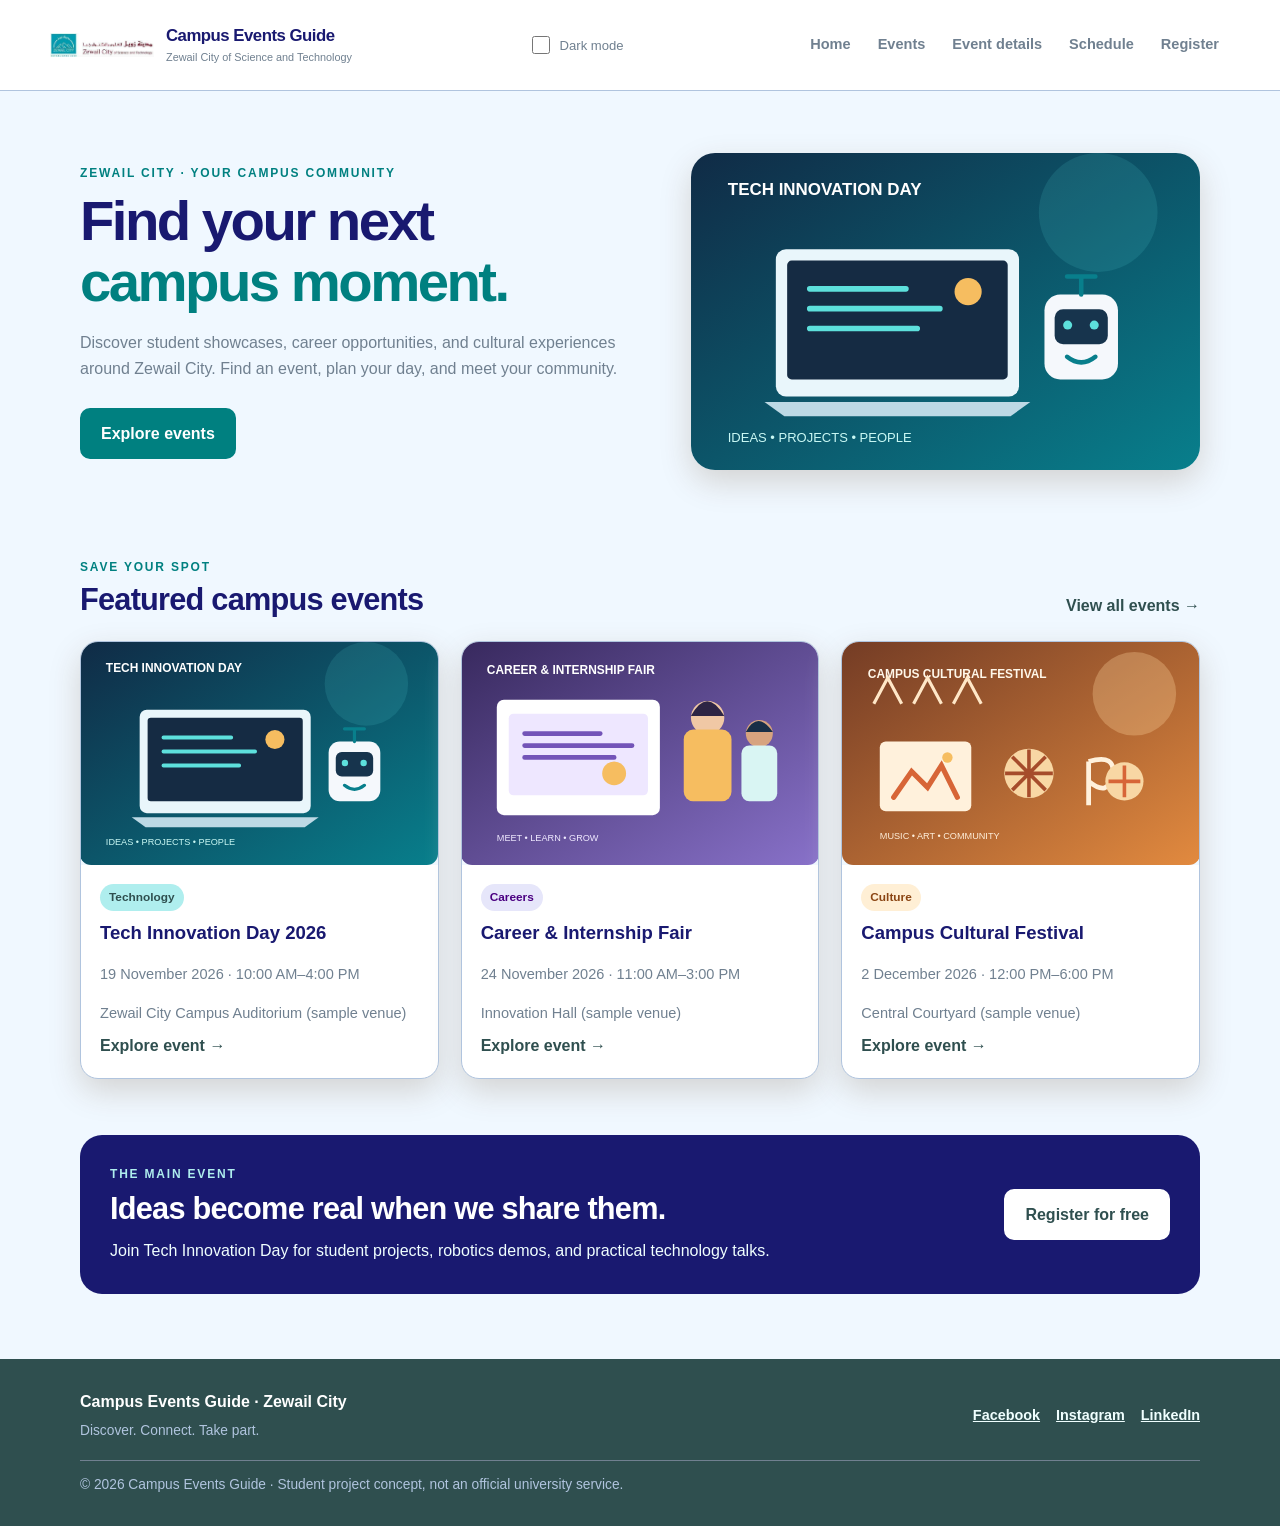
<file: index.html>
<!DOCTYPE html>
<html lang="en">
  <head>
    <meta charset="utf-8">
    <meta content="width=device-width, initial-scale=1" name="viewport">
    <meta content="Discover student events at Zewail City with Campus Events Guide." name="description">
    <title>Home | Campus Events Guide</title>
    <link href="style.css" rel="stylesheet">
  </head>
  <body>
    <header class="site-header">
      <div class="header-inner">
        <a aria-label="Campus Events Guide at Zewail City home" class="site-brand" href="index.html"><img alt="Zewail City of Science and Technology logo" class="site-logo" src="assets/zewail-city-logo.jpg"> <span class="brand-copy"><strong>Campus Events Guide</strong> <small>Zewail City of Science and Technology</small></span></a>
        <div class="theme-control">
          <input aria-label="Toggle dark mode" class="theme-toggle" id="theme-toggle" type="checkbox">
          <label for="theme-toggle">Dark mode</label>
        </div>
        <nav aria-label="Main navigation" class="main-nav">
          <a href="index.html">Home</a>
          <a href="events.html">Events</a>
          <a href="event-details.html">Event details</a>
          <a href="schedule.html">Schedule</a>
          <a href="registration.html">Register</a>
        </nav>
      </div>
    </header>
    <main>
      <section class="hero page-width">
        <div class="hero-copy">
          <p class="eyebrow">ZEWAIL CITY · YOUR CAMPUS COMMUNITY</p>
          <h1>Find your next <span>campus moment.</span></h1>
          <p>Discover student showcases, career opportunities, and cultural experiences around Zewail City. Find an event, plan your day, and meet your community.</p>
          <a class="button" href="events.html">Explore events</a>
        </div>
        <img alt="Illustration of a student technology showcase with a laptop and robot" class="hero-image" src="assets/tech-innovation.svg">
      </section>
      <section class="page-width section-space">
        <div class="section-heading">
          <div>
            <p class="eyebrow">SAVE YOUR SPOT</p>
            <h2>Featured campus events</h2>
          </div>
          <a class="text-link" href="events.html">View all events →</a>
        </div>
        <div class="event-grid">
          <article class="event-card">
            <img alt="Tech Innovation Day illustration with a laptop and robot" src="assets/tech-innovation.svg">
            <div class="card-body">
              <span class="tag">Technology</span>
              <h3>Tech Innovation Day 2026</h3>
              <p class="event-meta">19 November 2026 · 10:00 AM–4:00 PM</p>
              <p class="event-meta">Zewail City Campus Auditorium (sample venue)</p>
              <a class="text-link" href="event-details.html">Explore event →</a>
            </div>
          </article>
          <article class="event-card">
            <img alt="Students meeting employers at a career fair illustration" src="assets/career-fair.svg">
            <div class="card-body">
              <span class="tag tag-purple">Careers</span>
              <h3>Career & Internship Fair</h3>
              <p class="event-meta">24 November 2026 · 11:00 AM–3:00 PM</p>
              <p class="event-meta">Innovation Hall (sample venue)</p>
              <a class="text-link" href="events.html#career-fair">Explore event →</a>
            </div>
          </article>
          <article class="event-card">
            <img alt="Campus cultural festival with art and music illustration" src="assets/cultural-festival.svg">
            <div class="card-body">
              <span class="tag tag-orange">Culture</span>
              <h3>Campus Cultural Festival</h3>
              <p class="event-meta">2 December 2026 · 12:00 PM–6:00 PM</p>
              <p class="event-meta">Central Courtyard (sample venue)</p>
              <a class="text-link" href="events.html#cultural-festival">Explore event →</a>
            </div>
          </article>
        </div>
      </section>
      <section class="callout page-width">
        <div>
          <p class="eyebrow">THE MAIN EVENT</p>
          <h2>Ideas become real when we share them.</h2>
          <p>Join Tech Innovation Day for student projects, robotics demos, and practical technology talks.</p>
        </div>
        <a class="button button-light" href="registration.html">Register for free</a>
      </section>
    </main>
    <footer class="site-footer">
      <div class="footer-inner">
        <div>
          <strong>Campus Events Guide · Zewail City</strong>
          <p>Discover. Connect. Take part.</p>
        </div>
        <nav aria-label="Social media links" class="social-links">
          <a href="https://www.facebook.com/ZewailCity/" rel="noopener noreferrer" target="_blank">Facebook</a>
          <a href="https://www.instagram.com/zewailcity/" rel="noopener noreferrer" target="_blank">Instagram</a>
          <a href="https://www.linkedin.com/school/zewail-city-of-science-and-technology/" rel="noopener noreferrer" target="_blank">LinkedIn</a>
        </nav>
        <p class="copyright">© 2026 Campus Events Guide · Student project concept, not an official university service.</p>
      </div>
    </footer>
  </body>
</html>
</file>
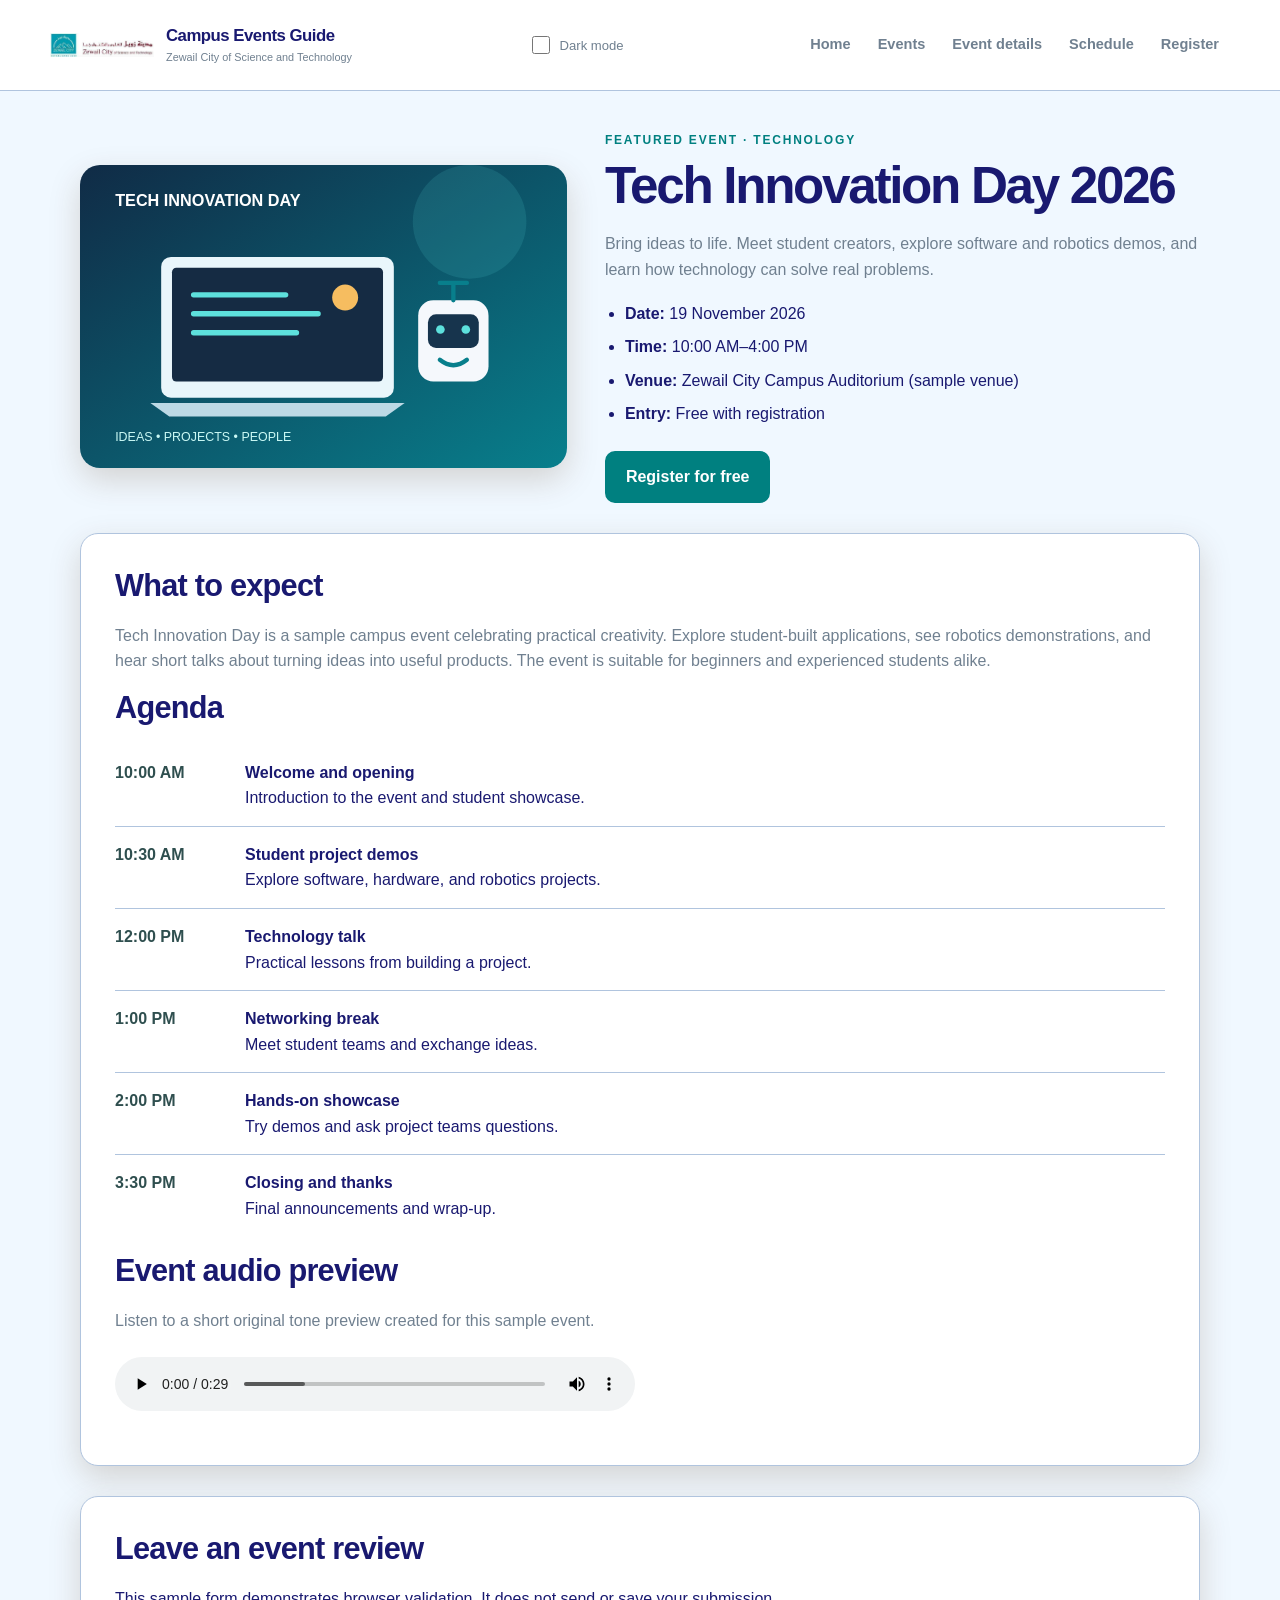
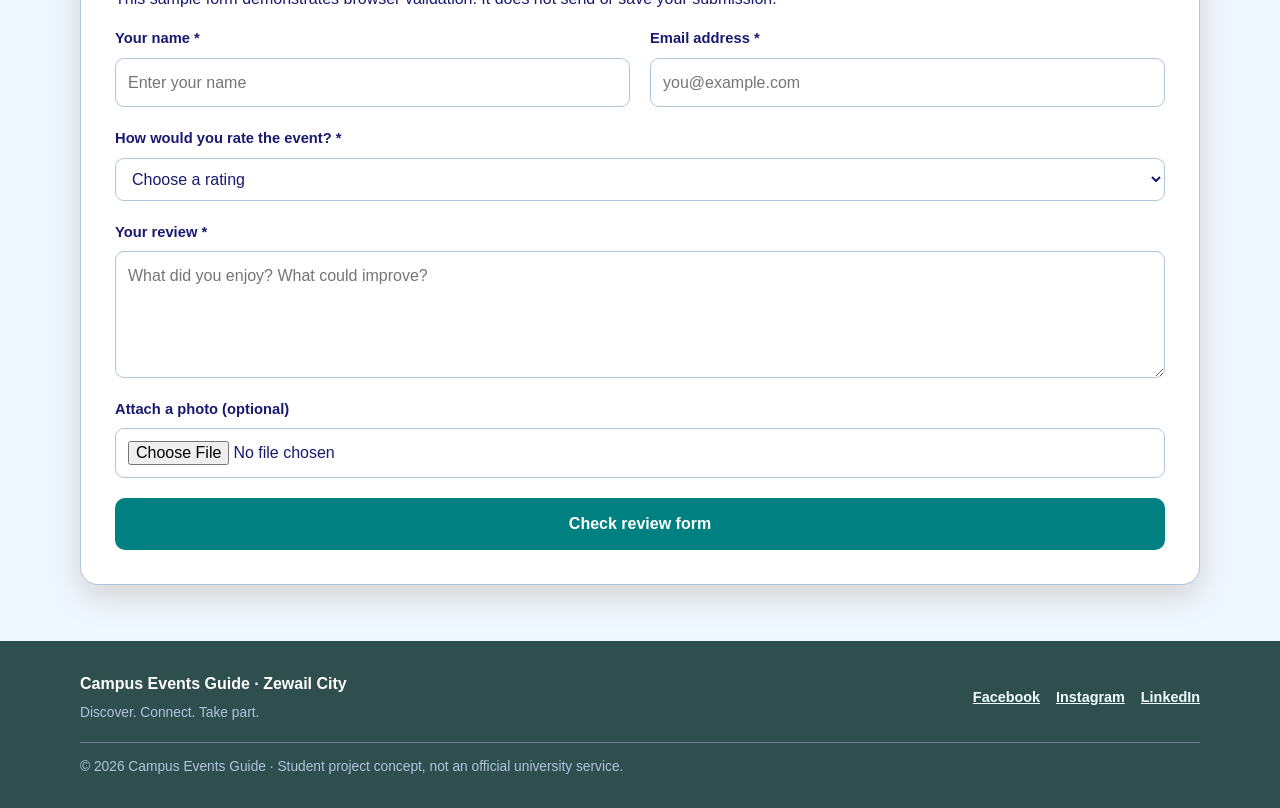
<file: event-details.html>
<!DOCTYPE html>
<html lang="en">
  <head>
    <meta charset="utf-8">
    <meta content="width=device-width, initial-scale=1" name="viewport">
    <meta content="Details, agenda, media, and review form for Tech Innovation Day 2026." name="description">
    <title>Tech Innovation Day | Campus Events Guide</title>
    <link href="style.css" rel="stylesheet">
  </head>
  <body>
    <header class="site-header">
      <div class="header-inner">
        <a aria-label="Campus Events Guide at Zewail City home" class="site-brand" href="index.html"><img alt="Zewail City of Science and Technology logo" class="site-logo" src="assets/zewail-city-logo.jpg"> <span class="brand-copy"><strong>Campus Events Guide</strong> <small>Zewail City of Science and Technology</small></span></a>
        <div class="theme-control">
          <input aria-label="Toggle dark mode" class="theme-toggle" id="theme-toggle" type="checkbox">
          <label for="theme-toggle">Dark mode</label>
        </div>
        <nav aria-label="Main navigation" class="main-nav">
          <a href="index.html">Home</a>
          <a href="events.html">Events</a>
          <a href="event-details.html">Event details</a>
          <a href="schedule.html">Schedule</a>
          <a href="registration.html">Register</a>
        </nav>
      </div>
    </header>
    <main>
      <div class="page-width section-space">
        <section class="detail-hero">
          <img alt="Tech Innovation Day poster featuring a laptop and robot" class="detail-poster" src="assets/tech-innovation.svg">
          <div>
            <p class="eyebrow">FEATURED EVENT · TECHNOLOGY</p>
            <h1>Tech Innovation Day 2026</h1>
            <p>Bring ideas to life. Meet student creators, explore software and robotics demos, and learn how technology can solve real problems.</p>
            <ul class="event-facts">
              <li>
                <strong>Date:</strong>
19 November 2026
              </li>
              <li>
                <strong>Time:</strong>
10:00 AM–4:00 PM
              </li>
              <li>
                <strong>Venue:</strong>
Zewail City Campus Auditorium (sample venue)
              </li>
              <li>
                <strong>Entry:</strong>
Free with registration
              </li>
            </ul>
            <a class="button" href="registration.html">Register for free</a>
          </div>
        </section>
        <section class="content-panel section-space-small">
          <h2>What to expect</h2>
          <p>Tech Innovation Day is a sample campus event celebrating practical creativity. Explore student-built applications, see robotics demonstrations, and hear short talks about turning ideas into useful products. The event is suitable for beginners and experienced students alike.</p>
          <h2>Agenda</h2>
          <ol class="agenda-list">
            <li>
              <time>10:00 AM</time>
              <span><strong>Welcome and opening</strong> <br> Introduction to the event and student showcase.</span>
            </li>
            <li>
              <time>10:30 AM</time>
              <span><strong>Student project demos</strong> <br> Explore software, hardware, and robotics projects.</span>
            </li>
            <li>
              <time>12:00 PM</time>
              <span><strong>Technology talk</strong> <br> Practical lessons from building a project.</span>
            </li>
            <li>
              <time>1:00 PM</time>
              <span><strong>Networking break</strong> <br> Meet student teams and exchange ideas.</span>
            </li>
            <li>
              <time>2:00 PM</time>
              <span><strong>Hands-on showcase</strong> <br> Try demos and ask project teams questions.</span>
            </li>
            <li>
              <time>3:30 PM</time>
              <span><strong>Closing and thanks</strong> <br> Final announcements and wrap-up.</span>
            </li>
          </ol>
          <h2>Event audio preview</h2>
          <p>Listen to a short original tone preview created for this sample event.</p>
          <audio controls="" preload="metadata">
            <source src="assets/event-preview.wav" type="audio/wav">
Your browser does not support audio playback.
          </audio>
        </section>
        <section class="form-panel section-space-small">
          <h2>Leave an event review</h2>
          <p>This sample form demonstrates browser validation. It does not send or save your submission.</p>
          <form action="#" class="form-grid" method="get">
            <div class="form-field">
              <label for="review-name">Your name *</label>
              <input id="review-name" maxlength="60" minlength="2" name="review-name" pattern="[A-Za-zÀ-ÿ ]+" placeholder="Enter your name" required="" title="Use letters and spaces only." type="text">
            </div>
            <div class="form-field">
              <label for="review-email">Email address *</label>
              <input id="review-email" maxlength="100" name="review-email" placeholder="you@example.com" required="" type="email">
            </div>
            <div class="form-field full-width">
              <label for="review-rating">How would you rate the event? *</label>
              <select id="review-rating" name="review-rating" required="">
                <option value="">Choose a rating</option>
                <option value="5">5 - Excellent</option>
                <option value="4">4 - Very good</option>
                <option value="3">3 - Good</option>
                <option value="2">2 - Fair</option>
                <option value="1">1 - Needs improvement</option>
              </select>
            </div>
            <div class="form-field full-width">
              <label for="review-text">Your review *</label>
              <textarea id="review-text" maxlength="500" name="review-text" placeholder="What did you enjoy? What could improve?" required="" rows="4"></textarea>
            </div>
            <div class="form-field full-width">
              <label for="review-file">Attach a photo (optional)</label>
              <input accept="image/*" id="review-file" name="review-file" type="file">
            </div>
            <div class="form-field full-width">
              <button class="button" type="submit">Check review form</button>
            </div>
          </form>
        </section>
      </div>
    </main>
    <footer class="site-footer">
      <div class="footer-inner">
        <div>
          <strong>Campus Events Guide · Zewail City</strong>
          <p>Discover. Connect. Take part.</p>
        </div>
        <nav aria-label="Social media links" class="social-links">
          <a href="https://www.facebook.com/ZewailCity/" rel="noopener noreferrer" target="_blank">Facebook</a>
          <a href="https://www.instagram.com/zewailcity/" rel="noopener noreferrer" target="_blank">Instagram</a>
          <a href="https://www.linkedin.com/school/zewail-city-of-science-and-technology/" rel="noopener noreferrer" target="_blank">LinkedIn</a>
        </nav>
        <p class="copyright">© 2026 Campus Events Guide · Student project concept, not an official university service.</p>
      </div>
    </footer>
  </body>
</html>
</file>
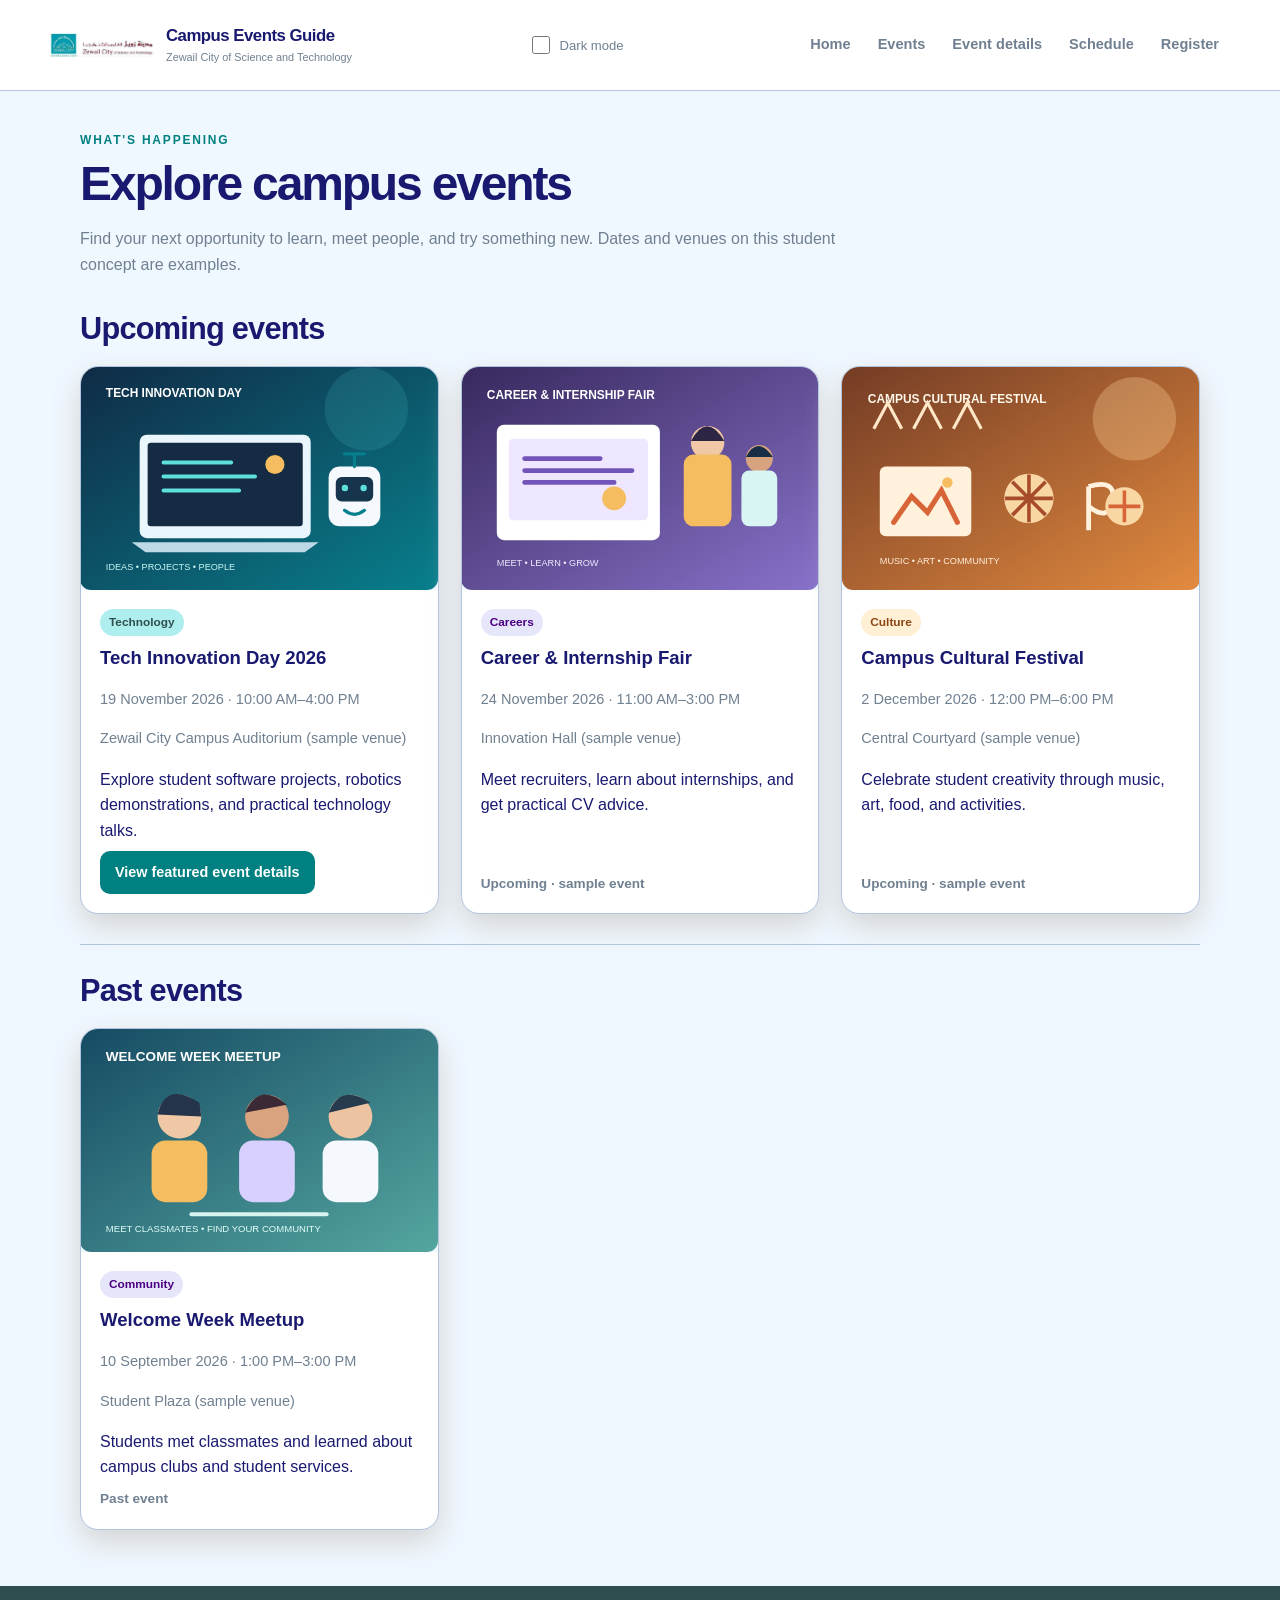
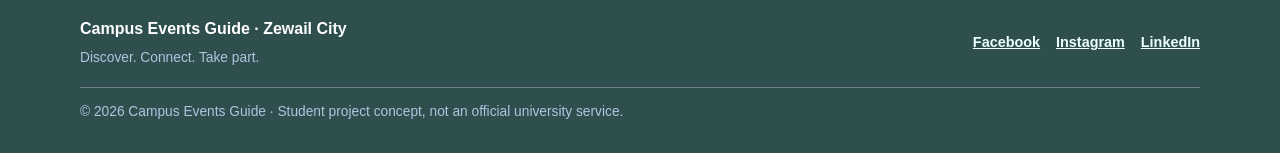
<file: events.html>
<!DOCTYPE html>
<html lang="en">
  <head>
    <meta charset="utf-8">
    <meta content="width=device-width, initial-scale=1" name="viewport">
    <meta content="Browse upcoming and past campus events at Zewail City." name="description">
    <title>Events | Campus Events Guide</title>
    <link href="style.css" rel="stylesheet">
  </head>
  <body>
    <header class="site-header">
      <div class="header-inner">
        <a aria-label="Campus Events Guide at Zewail City home" class="site-brand" href="index.html"><img alt="Zewail City of Science and Technology logo" class="site-logo" src="assets/zewail-city-logo.jpg"> <span class="brand-copy"><strong>Campus Events Guide</strong> <small>Zewail City of Science and Technology</small></span></a>
        <div class="theme-control">
          <input aria-label="Toggle dark mode" class="theme-toggle" id="theme-toggle" type="checkbox">
          <label for="theme-toggle">Dark mode</label>
        </div>
        <nav aria-label="Main navigation" class="main-nav">
          <a href="index.html">Home</a>
          <a href="events.html">Events</a>
          <a href="event-details.html">Event details</a>
          <a href="schedule.html">Schedule</a>
          <a href="registration.html">Register</a>
        </nav>
      </div>
    </header>
    <main>
      <section class="page-width section-space">
        <div class="page-intro">
          <p class="eyebrow">WHAT'S HAPPENING</p>
          <h1>Explore campus events</h1>
          <p>Find your next opportunity to learn, meet people, and try something new. Dates and venues on this student concept are examples.</p>
        </div>
        <h2>Upcoming events</h2>
        <div class="event-grid">
          <article class="event-card" id="tech-innovation">
            <img alt="Tech Innovation Day technology showcase poster illustration" src="assets/tech-innovation.svg">
            <div class="card-body">
              <span class="tag">Technology</span>
              <h3>Tech Innovation Day 2026</h3>
              <p class="event-meta">19 November 2026 · 10:00 AM–4:00 PM</p>
              <p class="event-meta">Zewail City Campus Auditorium (sample venue)</p>
              <p>Explore student software projects, robotics demonstrations, and practical technology talks.</p>
              <a class="button button-small" href="event-details.html">View featured event details</a>
            </div>
          </article>
          <article class="event-card" id="career-fair">
            <img alt="Career fair poster illustration" src="assets/career-fair.svg">
            <div class="card-body">
              <span class="tag tag-purple">Careers</span>
              <h3>Career & Internship Fair</h3>
              <p class="event-meta">24 November 2026 · 11:00 AM–3:00 PM</p>
              <p class="event-meta">Innovation Hall (sample venue)</p>
              <p>Meet recruiters, learn about internships, and get practical CV advice.</p>
              <span class="status-label">Upcoming · sample event</span>
            </div>
          </article>
          <article class="event-card" id="cultural-festival">
            <img alt="Campus Cultural Festival poster illustration" src="assets/cultural-festival.svg">
            <div class="card-body">
              <span class="tag tag-orange">Culture</span>
              <h3>Campus Cultural Festival</h3>
              <p class="event-meta">2 December 2026 · 12:00 PM–6:00 PM</p>
              <p class="event-meta">Central Courtyard (sample venue)</p>
              <p>Celebrate student creativity through music, art, food, and activities.</p>
              <span class="status-label">Upcoming · sample event</span>
            </div>
          </article>
        </div>
        <section class="past-events section-space-small">
          <h2>Past events</h2>
          <div class="event-grid past-grid">
            <article class="event-card">
              <img alt="Welcome Week campus meetup illustration" src="assets/welcome-week.svg">
              <div class="card-body">
                <span class="tag tag-purple">Community</span>
                <h3>Welcome Week Meetup</h3>
                <p class="event-meta">10 September 2026 · 1:00 PM–3:00 PM</p>
                <p class="event-meta">Student Plaza (sample venue)</p>
                <p>Students met classmates and learned about campus clubs and student services.</p>
                <span class="status-label">Past event</span>
              </div>
            </article>
          </div>
        </section>
      </section>
    </main>
    <footer class="site-footer">
      <div class="footer-inner">
        <div>
          <strong>Campus Events Guide · Zewail City</strong>
          <p>Discover. Connect. Take part.</p>
        </div>
        <nav aria-label="Social media links" class="social-links">
          <a href="https://www.facebook.com/ZewailCity/" rel="noopener noreferrer" target="_blank">Facebook</a>
          <a href="https://www.instagram.com/zewailcity/" rel="noopener noreferrer" target="_blank">Instagram</a>
          <a href="https://www.linkedin.com/school/zewail-city-of-science-and-technology/" rel="noopener noreferrer" target="_blank">LinkedIn</a>
        </nav>
        <p class="copyright">© 2026 Campus Events Guide · Student project concept, not an official university service.</p>
      </div>
    </footer>
  </body>
</html>
</file>
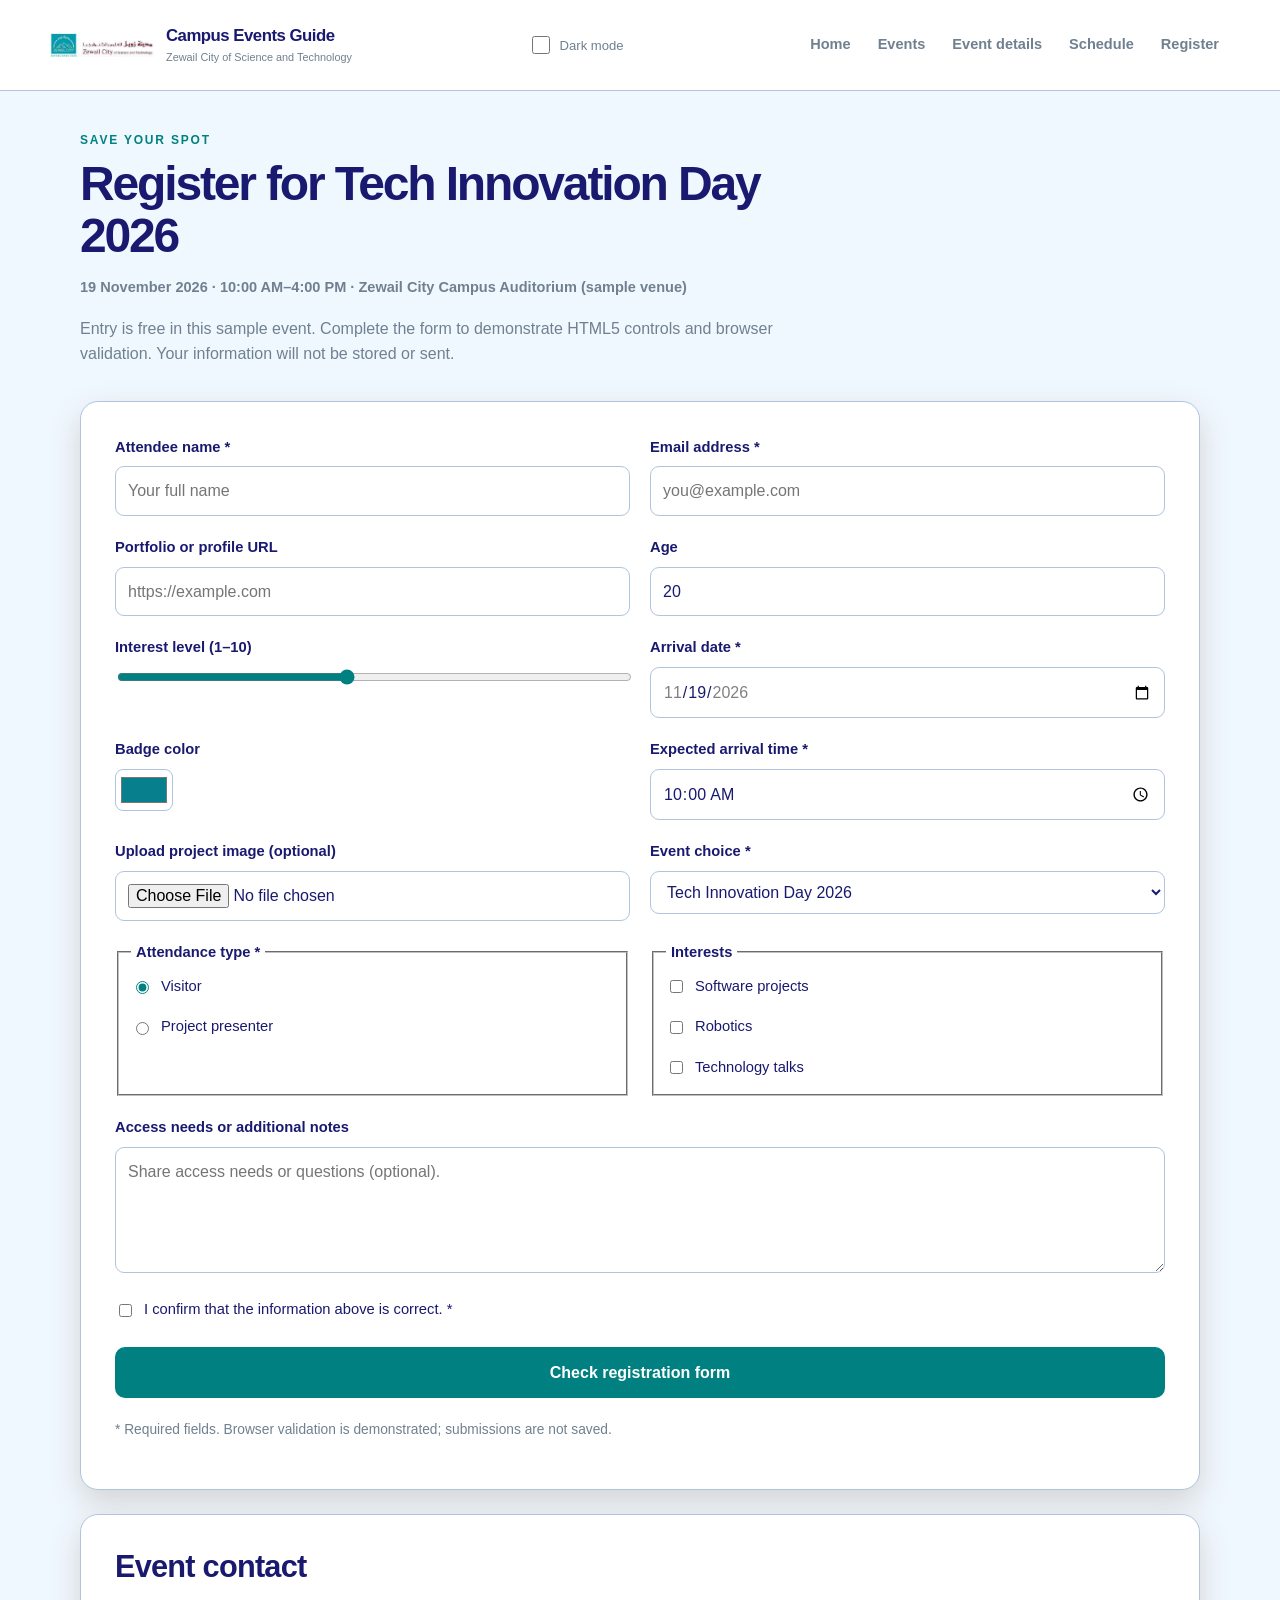
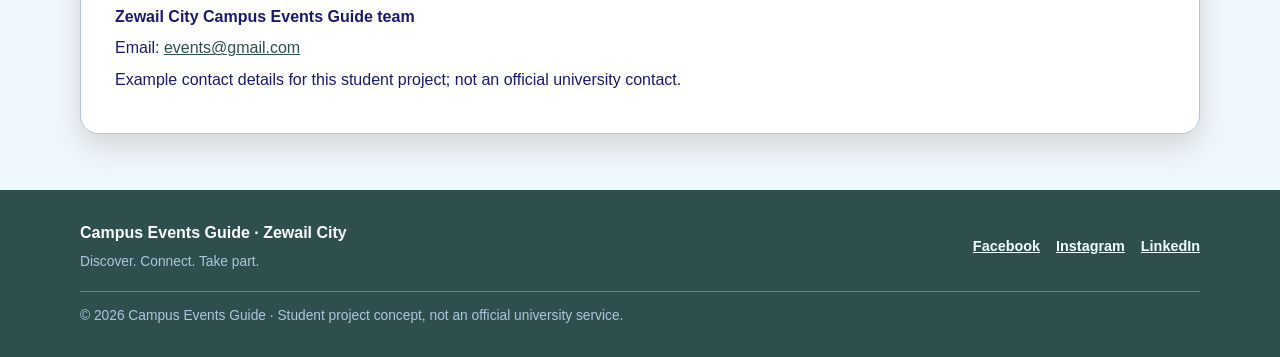
<file: registration.html>
<!DOCTYPE html>
<html lang="en">
  <head>
    <meta charset="utf-8">
    <meta content="width=device-width, initial-scale=1" name="viewport">
    <meta content="Registration form for Tech Innovation Day 2026 at Zewail City." name="description">
    <title>Register | Campus Events Guide</title>
    <link href="style.css" rel="stylesheet">
  </head>
  <body>
    <header class="site-header">
      <div class="header-inner">
        <a aria-label="Campus Events Guide at Zewail City home" class="site-brand" href="index.html"><img alt="Zewail City of Science and Technology logo" class="site-logo" src="assets/zewail-city-logo.jpg"> <span class="brand-copy"><strong>Campus Events Guide</strong> <small>Zewail City of Science and Technology</small></span></a>
        <div class="theme-control">
          <input aria-label="Toggle dark mode" class="theme-toggle" id="theme-toggle" type="checkbox">
          <label for="theme-toggle">Dark mode</label>
        </div>
        <nav aria-label="Main navigation" class="main-nav">
          <a href="index.html">Home</a>
          <a href="events.html">Events</a>
          <a href="event-details.html">Event details</a>
          <a href="schedule.html">Schedule</a>
          <a href="registration.html">Register</a>
        </nav>
      </div>
    </header>
    <main>
      <div class="page-width section-space">
        <section class="page-intro">
          <p class="eyebrow">SAVE YOUR SPOT</p>
          <h1>Register for Tech Innovation Day 2026</h1>
          <p class="event-meta"><strong>19 November 2026 · 10:00 AM–4:00 PM · Zewail City Campus Auditorium (sample venue)</strong></p>
          <p>Entry is free in this sample event. Complete the form to demonstrate HTML5 controls and browser validation. Your information will not be stored or sent.</p>
        </section>
        <section class="form-panel">
          <form action="#" class="form-grid" method="get">
            <div class="form-field">
              <label for="attendee-name">Attendee name *</label>
              <input autocomplete="name" id="attendee-name" maxlength="60" minlength="2" name="attendee-name" pattern="[A-Za-zÀ-ÿ ]+" placeholder="Your full name" required="" title="Use letters and spaces only." type="text">
            </div>
            <div class="form-field">
              <label for="attendee-email">Email address *</label>
              <input autocomplete="email" id="attendee-email" maxlength="100" name="attendee-email" placeholder="you@example.com" required="" type="email">
            </div>
            <div class="form-field">
              <label for="portfolio-url">Portfolio or profile URL</label>
              <input id="portfolio-url" maxlength="200" name="portfolio-url" placeholder="https://example.com" type="url">
            </div>
            <div class="form-field">
              <label for="attendee-age">Age</label>
              <input id="attendee-age" max="100" min="16" name="attendee-age" step="1" type="number" value="20">
            </div>
            <div class="form-field">
              <label for="interest-level">Interest level (1–10)</label>
              <input id="interest-level" max="10" min="1" name="interest-level" type="range" value="5">
            </div>
            <div class="form-field">
              <label for="arrival-date">Arrival date *</label>
              <input id="arrival-date" max="2026-11-19" min="2026-11-19" name="arrival-date" required="" type="date" value="2026-11-19">
            </div>
            <div class="form-field">
              <label for="badge-color">Badge color</label>
              <input id="badge-color" name="badge-color" type="color" value="#087f8c">
            </div>
            <div class="form-field">
              <label for="arrival-time">Expected arrival time *</label>
              <input id="arrival-time" max="15:30" min="10:00" name="arrival-time" required="" type="time" value="10:00">
            </div>
            <div class="form-field">
              <label for="project-file">Upload project image (optional)</label>
              <input accept="image/*,.pdf" id="project-file" name="project-file" type="file">
            </div>
            <div class="form-field">
              <label for="event-choice">Event choice *</label>
              <select id="event-choice" name="event-choice" required="">
                <option value="">Choose an event</option>
                <option selected="" value="tech-innovation">Tech Innovation Day 2026</option>
                <option value="career-fair">Career & Internship Fair</option>
                <option value="cultural-festival">Campus Cultural Festival</option>
              </select>
            </div>
            <fieldset class="form-field">
              <legend>Attendance type *</legend>
              <label class="choice-label"><input checked="" name="attendance-type" required="" type="radio" value="visitor"> Visitor</label>
              <label class="choice-label"><input name="attendance-type" type="radio" value="presenter"> Project presenter</label>
            </fieldset>
            <fieldset class="form-field">
              <legend>Interests</legend>
              <label class="choice-label"><input name="interests" type="checkbox" value="software"> Software projects</label>
              <label class="choice-label"><input name="interests" type="checkbox" value="robotics"> Robotics</label>
              <label class="choice-label"><input name="interests" type="checkbox" value="talks"> Technology talks</label>
            </fieldset>
            <div class="form-field full-width">
              <label for="access-needs">Access needs or additional notes</label>
              <textarea id="access-needs" maxlength="500" name="access-needs" placeholder="Share access needs or questions (optional)." rows="4"></textarea>
            </div>
            <div class="form-field full-width">
              <label class="choice-label"><input name="agree" required="" type="checkbox" value="yes"> I confirm that the information above is correct. *</label>
            </div>
            <div class="form-field full-width">
              <button class="button" type="submit">Check registration form</button>
              <p class="form-note">* Required fields. Browser validation is demonstrated; submissions are not saved.</p>
            </div>
          </form>
        </section>
        <aside class="contact-panel">
          <h2>Event contact</h2>
          <p><strong>Zewail City Campus Events Guide team</strong></p>
          <p>Email: <a href="mailto:events@gmail.com">events@gmail.com</a></p>
          <p>Example contact details for this student project; not an official university contact.</p>
        </aside>
      </div>
    </main>
    <footer class="site-footer">
      <div class="footer-inner">
        <div>
          <strong>Campus Events Guide · Zewail City</strong>
          <p>Discover. Connect. Take part.</p>
        </div>
        <nav aria-label="Social media links" class="social-links">
          <a href="https://www.facebook.com/ZewailCity/" rel="noopener noreferrer" target="_blank">Facebook</a>
          <a href="https://www.instagram.com/zewailcity/" rel="noopener noreferrer" target="_blank">Instagram</a>
          <a href="https://www.linkedin.com/school/zewail-city-of-science-and-technology/" rel="noopener noreferrer" target="_blank">LinkedIn</a>
        </nav>
        <p class="copyright">© 2026 Campus Events Guide · Student project concept, not an official university service.</p>
      </div>
    </footer>
  </body>
</html>
</file>
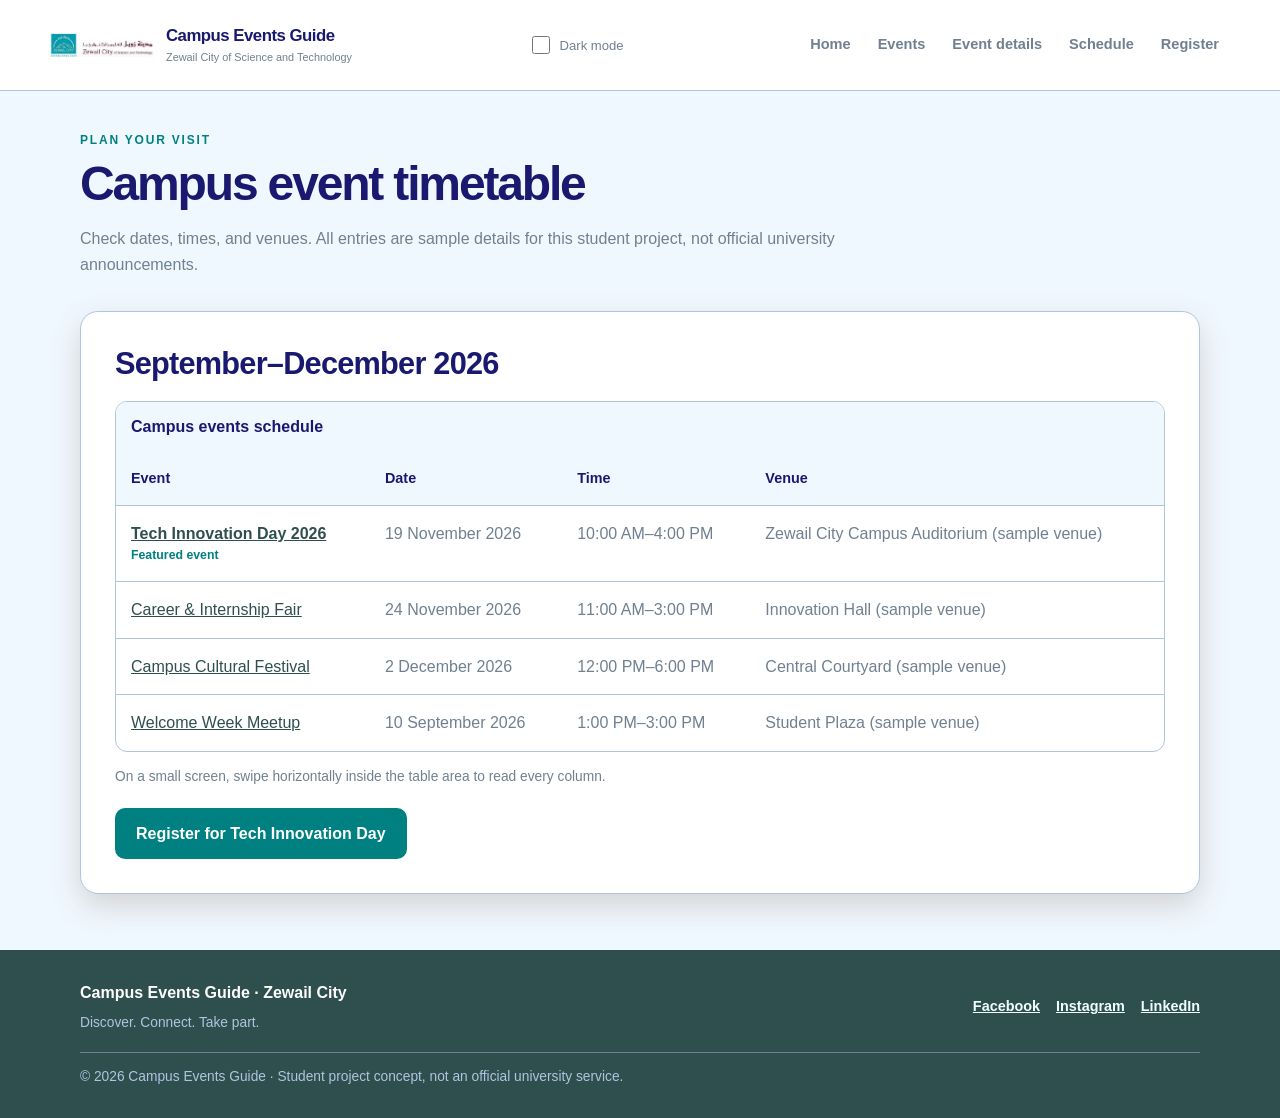
<file: schedule.html>
<!DOCTYPE html>
<html lang="en">
  <head>
    <meta charset="utf-8">
    <meta content="width=device-width, initial-scale=1" name="viewport">
    <meta content="Check the sample campus event timetable." name="description">
    <title>Schedule | Campus Events Guide</title>
    <link href="style.css" rel="stylesheet">
  </head>
  <body>
    <header class="site-header">
      <div class="header-inner">
        <a aria-label="Campus Events Guide at Zewail City home" class="site-brand" href="index.html"><img alt="Zewail City of Science and Technology logo" class="site-logo" src="assets/zewail-city-logo.jpg"> <span class="brand-copy"><strong>Campus Events Guide</strong> <small>Zewail City of Science and Technology</small></span></a>
        <div class="theme-control">
          <input aria-label="Toggle dark mode" class="theme-toggle" id="theme-toggle" type="checkbox">
          <label for="theme-toggle">Dark mode</label>
        </div>
        <nav aria-label="Main navigation" class="main-nav">
          <a href="index.html">Home</a>
          <a href="events.html">Events</a>
          <a href="event-details.html">Event details</a>
          <a href="schedule.html">Schedule</a>
          <a href="registration.html">Register</a>
        </nav>
      </div>
    </header>
    <main>
      <section class="page-width section-space">
        <div class="page-intro">
          <p class="eyebrow">PLAN YOUR VISIT</p>
          <h1>Campus event timetable</h1>
          <p>Check dates, times, and venues. All entries are sample details for this student project, not official university announcements.</p>
        </div>
        <section class="table-panel">
          <h2>September–December 2026</h2>
          <div aria-label="Scrollable event timetable" class="table-wrapper" role="region" tabindex="0">
            <table>
              <caption>Campus events schedule</caption>
              <thead>
                <tr>
                  <th scope="col">Event</th>
                  <th scope="col">Date</th>
                  <th scope="col">Time</th>
                  <th scope="col">Venue</th>
                </tr>
              </thead>
              <tbody>
                <tr class="featured-row">
                  <td><a href="event-details.html">Tech Innovation Day 2026</a> <span class="table-note">Featured event</span></td>
                  <td>19 November 2026</td>
                  <td>10:00 AM–4:00 PM</td>
                  <td>Zewail City Campus Auditorium (sample venue)</td>
                </tr>
                <tr>
                  <td><a href="events.html#career-fair">Career & Internship Fair</a></td>
                  <td>24 November 2026</td>
                  <td>11:00 AM–3:00 PM</td>
                  <td>Innovation Hall (sample venue)</td>
                </tr>
                <tr>
                  <td><a href="events.html#cultural-festival">Campus Cultural Festival</a></td>
                  <td>2 December 2026</td>
                  <td>12:00 PM–6:00 PM</td>
                  <td>Central Courtyard (sample venue)</td>
                </tr>
                <tr>
                  <td><a href="events.html#past-events">Welcome Week Meetup</a></td>
                  <td>10 September 2026</td>
                  <td>1:00 PM–3:00 PM</td>
                  <td>Student Plaza (sample venue)</td>
                </tr>
              </tbody>
            </table>
          </div>
          <p class="table-help">On a small screen, swipe horizontally inside the table area to read every column.</p>
          <a class="button" href="registration.html">Register for Tech Innovation Day</a>
        </section>
      </section>
    </main>
    <footer class="site-footer">
      <div class="footer-inner">
        <div>
          <strong>Campus Events Guide · Zewail City</strong>
          <p>Discover. Connect. Take part.</p>
        </div>
        <nav aria-label="Social media links" class="social-links">
          <a href="https://www.facebook.com/ZewailCity/" rel="noopener noreferrer" target="_blank">Facebook</a>
          <a href="https://www.instagram.com/zewailcity/" rel="noopener noreferrer" target="_blank">Instagram</a>
          <a href="https://www.linkedin.com/school/zewail-city-of-science-and-technology/" rel="noopener noreferrer" target="_blank">LinkedIn</a>
        </nav>
        <p class="copyright">© 2026 Campus Events Guide · Student project concept, not an official university service.</p>
      </div>
    </footer>
  </body>
</html>
</file>
<file: style.css>
:root {
    color-scheme:light;
    --page-bg:aliceblue;
    --surface:white;
    --surface-soft:aliceblue;
    --text:midnightblue;
    --muted:slategray;
    --accent:teal;
    --accent-dark:darkslategray;
    --accent-soft:paleturquoise;
    --border:lightsteelblue;
    --shadow:0 12px 32px lightgray;
    --radius:18px
}

* {
    box-sizing:border-box
}

html {
    scroll-behavior:smooth
}

body {
    margin:0;
    background:var(--page-bg);
    color:var(--text);
    font:16px/1.6 Arial,Helvetica,sans-serif
}

img {
    display:block;
    max-width:100%
}

a {
    color:var(--accent-dark)
}

a:focus-visible,button:focus-visible,input:focus-visible,select:focus-visible,textarea:focus-visible {
    outline:3px solid orange;
    outline-offset:3px
}

.site-header {
    background:var(--surface);
    border-bottom:1px solid var(--border)
}

.header-inner {
    width:min(1180px,calc(100% - 40px));
    min-height:90px;
    margin:auto;
    display:flex;
    align-items:center;
    justify-content:space-between;
    flex-wrap:wrap;
    gap:12px 22px;
    padding:12px 0
}

.site-brand {
    display:flex;
    align-items:center;
    gap:12px;
    min-width:0;
    color:var(--text);
    text-decoration:none
}

.site-logo {
    width:104px;
    height:auto;
    max-height:64px;
    object-fit:contain
}

.brand-copy {
    display:flex;
    flex-direction:column;
    line-height:1.2
}

.brand-copy strong {
    font-size:1.05rem;
    letter-spacing:-.03em
}

.brand-copy small {
    margin-top:5px;
    color:var(--muted);
    font-size:.68rem
}

.theme-control {
    display:flex;
    align-items:center;
    gap:7px;
    color:var(--muted);
    font-size:.82rem
}

.theme-toggle {
    width:18px;
    height:18px;
    accent-color:var(--accent);
    cursor:pointer
}

.theme-control label {
    cursor:pointer
}

.main-nav {
    display:flex;
    align-items:center;
    justify-content:flex-end;
    flex-wrap:wrap;
    gap:5px
}

.main-nav a {
    padding:9px 11px;
    border-radius:9px;
    color:var(--muted);
    font-size:.91rem;
    font-weight:700;
    text-decoration:none;
    transition:color .2s ease,background-color .2s ease,transform .2s ease
}

.main-nav a:hover,.main-nav a:focus-visible {
    color:var(--accent-dark);
    background:var(--accent-soft);
    transform:translateY(-2px)
}

.page-width {
    width:min(1120px,calc(100% - 40px));
    margin-inline:auto
}

.hero {
    display:grid;
    grid-template-columns:1.05fr .95fr;
    align-items:center;
    gap:48px;
    padding:62px 0 48px
}

.hero-copy h1,h1 {
    font-size:clamp(2rem,4.4vw,3.6rem);
    line-height:1.08;
    letter-spacing:-.045em;
    margin:8px 0 18px
}

.hero-copy h1 span {
    color:var(--accent)
}

.hero-copy>p:not(.eyebrow) {
    max-width:550px;
    color:var(--muted);
    margin-bottom:26px
}

.hero-image {
    width:100%;
    border-radius:24px;
    box-shadow:var(--shadow)
}

.eyebrow {
    margin:0;
    color:var(--accent);
    font-size:.75rem;
    font-weight:800;
    letter-spacing:.15em
}

.button {
    display:inline-flex;
    align-items:center;
    justify-content:center;
    border:2px solid var(--accent);
    border-radius:10px;
    padding:11px 19px;
    background:var(--accent);
    color:white;
    font:inherit;
    font-weight:800;
    text-decoration:none;
    cursor:pointer;
    transition:background-color .2s ease,color .2s ease,transform .2s ease,box-shadow .2s ease
}

.button:hover {
    background:var(--accent-dark);
    border-color:var(--accent-dark);
    transform:translateY(-2px);
    box-shadow:0 7px 18px teal
}

.button-small {
    padding:8px 13px;
    font-size:.9rem
}

.button-light {
    background:white;
    color:darkslategray;
    border-color:white
}

.button-light:hover {
    background:var(--accent-soft);
    color:darkslategray;
    border-color:var(--accent-soft)
}

.section-space {
    padding:40px 0 56px
}

.section-space-small {
    margin-top:30px
}

.section-heading {
    display:flex;
    justify-content:space-between;
    align-items:end;
    gap:20px;
    margin-bottom:22px
}

h2 {
    font-size:clamp(1.45rem,2.4vw,2rem);
    line-height:1.2;
    letter-spacing:-.025em;
    margin:0 0 18px
}

.section-heading h2 {
    margin:5px 0 0
}

h3 {
    font-size:1.16rem;
    line-height:1.3;
    margin:10px 0
}

.text-link {
    font-weight:800;
    text-decoration:none
}

.text-link:hover {
    text-decoration:underline
}

.event-grid {
    display:grid;
    grid-template-columns:repeat(3,minmax(0,1fr));
    gap:22px
}

.event-card {
    display:flex;
    flex-direction:column;
    min-width:0;
    overflow:hidden;
    background:var(--surface);
    border:1px solid var(--border);
    border-radius:var(--radius);
    box-shadow:var(--shadow);
    transition:transform .2s ease,box-shadow .2s ease,border-color .2s ease
}

.event-card:hover {
    transform:translateY(-4px);
    box-shadow:0 16px 34px gray;
    border-color:lightblue
}

.event-card>img {
    width:100%;
    aspect-ratio:16/10;
    object-fit:cover;
    background:var(--surface-soft)
}

.card-body {
    display:flex;
    flex-direction:column;
    align-items:flex-start;
    flex:1;
    padding:19px
}

.card-body p {
    margin:8px 0
}

.card-body .button,.card-body .text-link,.card-body .status-label {
    margin-top:auto
}

.tag {
    display:inline-block;
    border-radius:999px;
    padding:4px 9px;
    background:var(--accent-soft);
    color:var(--accent-dark);
    font-size:.74rem;
    font-weight:800
}

.tag-purple {
    background:lavender;
    color:indigo
}

.tag-orange {
    background:papayawhip;
    color:saddlebrown
}

.event-meta {
    color:var(--muted);
    font-size:.91rem
}

.callout {
    display:flex;
    align-items:center;
    justify-content:space-between;
    gap:24px;
    padding:30px;
    margin-bottom:65px;
    border-radius:22px;
    color:white;
    background:midnightblue
}

.callout h2 {
    max-width:600px;
    margin:7px 0 10px
}

.callout p:not(.eyebrow) {
    margin:0;
    color:azure
}

.callout .eyebrow {
    color:paleturquoise
}

.site-footer {
    padding:30px 0;
    background:darkslategray;
    color:white
}

.footer-inner {
    display:grid;
    grid-template-columns:1fr auto;
    align-items:center;
    gap:12px 24px;
    width:min(1120px,calc(100% - 40px));
    margin:auto
}

.footer-inner p {
    margin:6px 0 0
}

.footer-inner>div>p,.copyright {
    color:lightsteelblue;
    font-size:.86rem
}

.social-links {
    display:flex;
    flex-wrap:wrap;
    gap:16px
}

.social-links a {
    color:azure;
    font-size:.9rem;
    font-weight:700
}

.social-links a:hover {
    color:turquoise
}

.copyright {
    grid-column:1/-1;
    border-top:1px solid slategray;
    padding-top:13px
}

.page-intro {
    max-width:760px;
    margin-bottom:34px
}

.page-intro h1 {
    font-size:clamp(2rem,4vw,3rem);
    margin-bottom:12px
}

.page-intro>p:last-child {
    color:var(--muted)
}

.status-label {
    display:inline-block;
    color:var(--muted);
    font-size:.85rem;
    font-weight:700
}

.past-events {
    border-top:1px solid var(--border);
    padding-top:28px
}

.past-grid {
    grid-template-columns:repeat(3,minmax(0,1fr))
}

.detail-hero {
    display:grid;
    grid-template-columns:.9fr 1.1fr;
    gap:38px;
    align-items:center
}

.detail-poster {
    width:100%;
    border-radius:20px;
    box-shadow:var(--shadow)
}

.detail-hero h1 {
    font-size:clamp(2rem,4vw,3.2rem)
}

.detail-hero>div>p:not(.eyebrow) {
    color:var(--muted)
}

.event-facts {
    padding-left:20px;
    margin:18px 0 24px
}

.event-facts li {
    margin:8px 0
}

.content-panel,.form-panel,.table-panel,.contact-panel {
    padding:clamp(20px,4vw,34px);
    border:1px solid var(--border);
    border-radius:var(--radius);
    background:var(--surface);
    box-shadow:var(--shadow)
}

.content-panel p {
    color:var(--muted)
}

.agenda-list {
    padding-left:0;
    list-style:none
}

.agenda-list li {
    display:grid;
    grid-template-columns:115px 1fr;
    gap:15px;
    padding:15px 0;
    border-bottom:1px solid var(--border)
}

.agenda-list li:last-child {
    border-bottom:0
}

.agenda-list time {
    color:var(--accent-dark);
    font-weight:800
}

audio {
    width:min(100%,520px);
    margin:8px 0 12px
}

.form-grid {
    display:grid;
    grid-template-columns:repeat(2,minmax(0,1fr));
    gap:20px
}

.form-field {
    display:flex;
    flex-direction:column;
    gap:7px;
    min-width:0
}

.form-field>label,legend {
    color:var(--text);
    font-size:.92rem;
    font-weight:800
}

.form-field input:not([type=checkbox]):not([type=radio]):not([type=range]):not([type=color]),.form-field select,.form-field textarea {
    width:100%;
    min-width:0;
    max-width:100%;
    padding:11px 12px;
    border:1px solid lightsteelblue;
    border-radius:9px;
    background:var(--surface);
    color:var(--text);
    font:inherit;
    transition:border-color .2s ease,box-shadow .2s ease
}

.form-field input:focus,.form-field select:focus,.form-field textarea:focus {
    border-color:var(--accent);
    box-shadow:0 0 0 3px lightcyan
}

.form-field input[type=file] {
    font-size:.9rem
}

.form-field input[type=color] {
    width:58px;
    height:42px;
    padding:3px;
    border:1px solid var(--border);
    border-radius:8px;
    background:var(--surface)
}

.form-field input[type=range] {
    width:100%;
    accent-color:var(--accent)
}

.form-field fieldset {
    margin:0;
    padding:12px;
    border:1px solid var(--border);
    border-radius:10px
}

.form-field legend {
    padding:0 5px
}

.choice-label {
    display:flex;
    align-items:center;
    gap:9px;
    margin:5px 0;
    font-weight:400!important
}

.choice-label input {
    accent-color:var(--accent)
}

.full-width {
    grid-column:1/-1
}

.form-note,.table-help {
    color:var(--muted);
    font-size:.86rem
}

.contact-panel {
    margin-top:24px
}

.contact-panel p {
    margin:6px 0
}

.table-wrapper {
    max-width:100%;
    overflow-x:auto;
    border:1px solid var(--border);
    border-radius:12px
}

table {
    width:100%;
    min-width:680px;
    border-collapse:collapse;
    text-align:left
}

caption {
    padding:12px 15px;
    background:var(--surface-soft);
    text-align:left;
    font-weight:700
}

th,td {
    padding:15px;
    border-bottom:1px solid var(--border);
    vertical-align:top
}

th {
    background:var(--surface-soft);
    color:var(--text);
    font-size:.9rem
}

td {
    color:var(--muted)
}

tbody tr:hover {
    background:var(--accent-soft)
}

tbody tr:last-child td {
    border-bottom:0
}

.featured-row td:first-child a {
    font-weight:800
}

.table-note {
    display:block;
    color:var(--accent);
    font-size:.77rem;
    font-weight:800
}

.table-help {
    margin-bottom:20px
}

body:has(#theme-toggle:checked) {
    color-scheme:dark;
    --page-bg:black;
    --surface:darkslategray;
    --surface-soft:darkslategray;
    --text:aliceblue;
    --muted:lightsteelblue;
    --accent:turquoise;
    --accent-dark:turquoise;
    --accent-soft:darkslategray;
    --border:slategray;
    --shadow:0 12px 32px black
}

body:has(#theme-toggle:checked) .button {
    color:darkslategray
}

body:has(#theme-toggle:checked) .tag-purple {
    background:indigo;
    color:lavender
}

body:has(#theme-toggle:checked) .tag-orange {
    background:saddlebrown;
    color:peachpuff
}

body:has(#theme-toggle:checked) .form-field input:not([type=checkbox]):not([type=radio]):not([type=range]):not([type=color]),body:has(#theme-toggle:checked) .form-field select,body:has(#theme-toggle:checked) .form-field textarea {
    border-color:var(--border)
}

@media(max-width:900px) {
    .header-inner {
        justify-content:center
    }

    .site-brand {
        margin-right:auto
    }

    .main-nav {
        justify-content:center;
        width:100%
    }

    .hero {
        gap:28px
    }

    .event-grid,.past-grid {
        grid-template-columns:repeat(2,minmax(0,1fr))
    }

    .event-card:last-child:nth-child(odd) {
        grid-column:1/-1
    }

}

@media(max-width:600px) {
    .header-inner,.page-width,.footer-inner {
        width:calc(100% - 28px)
    }

    .header-inner {
        gap:10px
    }

    .site-logo {
        width:76px
    }

    .brand-copy strong {
        font-size:.88rem
    }

    .brand-copy small {
        font-size:.56rem
    }

    .theme-control {
        font-size:.76rem
    }

    .main-nav {
        display:grid;
        grid-template-columns:repeat(3,minmax(0,1fr));
        gap:4px
    }

    .main-nav a {
        text-align:center;
        padding:9px 4px;
        font-size:.8rem
    }

    .hero,.detail-hero {
        grid-template-columns:1fr
    }

    .hero {
        padding-top:36px;
        gap:26px
    }

    .hero-copy h1 {
        font-size:2.45rem
    }

    .hero-image {
        max-height:300px
    }

    .section-space {
        padding:30px 0 38px
    }

    .section-heading {
        align-items:start;
        flex-direction:column
    }

    .event-grid,.past-grid {
        grid-template-columns:1fr
    }

    .event-card:last-child:nth-child(odd) {
        grid-column:auto
    }

    .callout {
        flex-direction:column;
        align-items:start;
        padding:23px;
        margin-bottom:38px
    }

    .footer-inner {
        grid-template-columns:1fr
    }

    .copyright {
        grid-column:auto
    }

    .social-links {
        gap:14px
    }

    .detail-poster {
        max-height:320px;
        object-fit:cover
    }

    .agenda-list li {
        grid-template-columns:1fr;
        gap:4px
    }

    .form-grid {
        grid-template-columns:1fr;
        gap:16px
    }

    .full-width {
        grid-column:auto
    }

    .content-panel,.form-panel,.table-panel,.contact-panel {
        padding:19px
    }

    .page-intro h1 {
        font-size:2.2rem
    }

}
</file>
